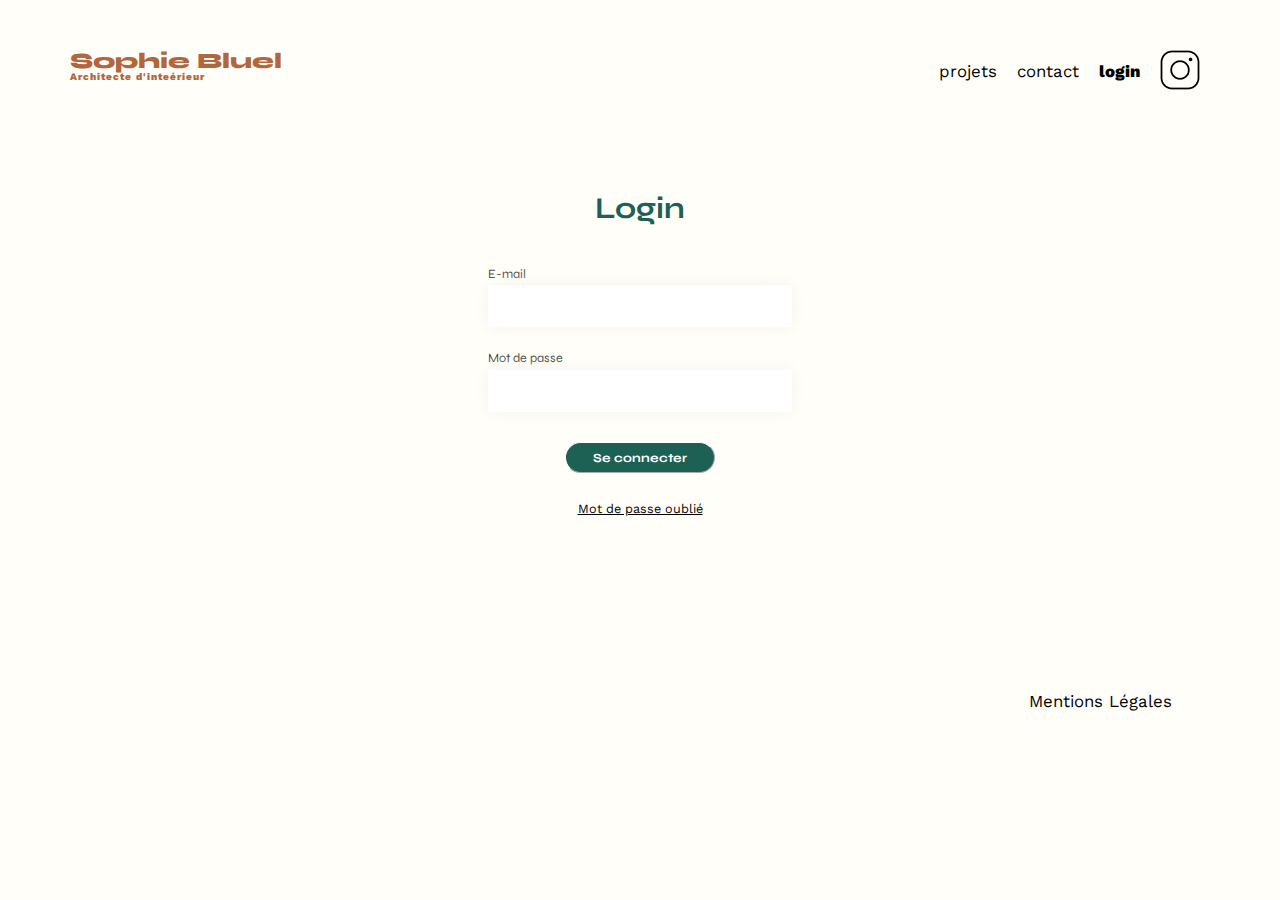
<file: FrontEnd/login.html>
<!-- HTML LOGIN -->
<!DOCTYPE html>
<html lang="fr">
   <head>
      <meta charset="UTF-8">
      <title>Login</title>
      <meta name="viewport" content="width=device-width, initial-scale=1.0">
      <link rel="preconnect" href="https://fonts.googleapis.com">
      <link rel="preconnect" href="https://fonts.gstatic.com" crossorigin>
      <link href="https://fonts.googleapis.com/css2?family=Syne:wght@700;800&family=Work+Sans&display=swap" rel="stylesheet">
      <meta name="description" content="">
      <!-- ROUTE VERS CSS -->
      <link rel="stylesheet" href="./assets/CSS/style.css">
   </head>
   <body>
      <header>
         <h1>Sophie Bluel <span>Architecte d'inteérieur</span></h1>
         <nav>
            <ul>
               <a href="index.html">projets</a>
               <a href="index.html#contact">contact</a>
               <a href="login.html" id="log-btn">login</a>
               <li><img src="./assets/icons/instagram.png" alt="Instagram"></li>
            </ul>
         </nav>
      </header>
      <main>
         <section id="connexion">
            <h2>Login</h2>
            <!-- FORMULAIRE DE CONNEXION -->
            <form class="loginForm" action="#" method="#">
               <div class="connexionForm">
                  <label for="email">E-mail</label>
                  <input type="email" name="email" id="email" required>
               </div>
               <div class="connexionForm">
                  <label for="password">Mot de passe</label>
                  <input type="password" name="password" id="password" required>
               </div>
               <input class="submitBtn" type="submit" id="submitUserInfo" value="Se connecter">
               <div class="LoginMdpError"></div>
               <a href="#">Mot de passe oublié</a>
            </form>
         </section>
      </main>
      <footer>
         <nav>
            <ul>
               <li>Mentions Légales</li>
            </ul>
         </nav>
      </footer>
   </body>
   <!-- ROUTE VERS JAVASCRIPT -->
   <script src="./assets/Script/login.js"></script>
</html>
</file>
<file: FrontEnd/assets/CSS/style.css>
/* http://meyerweb.com/eric/tools/css/reset/
   v2.0 | 20110126
   License: none (public domain)
*/

html, body, div, span, applet, object, iframe,
h1, h2, h3, h4, h5, h6, p, blockquote, pre,
a, abbr, acronym, address, big, cite, code,
del, dfn, em, img, ins, kbd, q, s, samp,
small, strike, strong, sub, sup, tt, var,
b, u, i, center,
dl, dt, dd, ol, ul, li,
fieldset, form, label, legend,
table, caption, tbody, tfoot, thead, tr, th, td,
article, aside, canvas, details, embed,
figure, figcaption, footer, header, hgroup,
menu, nav, output, ruby, section, summary,
time, mark, audio, video {
	margin: 0;
	padding: 0;
	border: 0;
	font-size: 100%;
	font: inherit;
	vertical-align: baseline;
}
/* HTML5 display-role reset for older browsers */
article, aside, details, figcaption, figure,
footer, header, hgroup, menu, nav, section {
	display: block;
}
body {
	line-height: 1;
}
ol, ul {
	list-style: none;
}
blockquote, q {
	quotes: none;
}
blockquote:before, blockquote:after,
q:before, q:after {
	content: '';
	content: none;
}
table {
	border-collapse: collapse;
	border-spacing: 0;
}
/** end reset css**/
body {
	max-width: 1140px;
	margin:auto;
	font-family: 'Work Sans' ;
	font-size: 14px;
}
header {
	display: flex;
	justify-content: space-between;
	margin: 50px 0
}
section {
	margin: 50px 0
}

h1 {
	display: flex;
	flex-direction: column;
	font-family: 'Syne';
	font-size: 22px;
	font-weight: 800;
	color: #B1663C
}

h1 > span {
	font-family: 'Work Sans';
	font-size:10px;
	letter-spacing: 0.1em;
;
}

h2 {
	font-family: 'Syne';
	font-weight: 700;
	font-size: 30px;
	color: #1D6154
}
nav ul {
	display: flex;
	align-items: center;
	list-style-type: none;

}
nav li,a {
	padding: 0 10px;
	font-size: 1.2em;
	text-decoration: none;
	color: black;
}

ul a:hover {
	color: #B1663C;
}


#introduction {
	display: flex;
	align-items: center;
}
#introduction figure {
	flex: 1
}
#introduction img {
	display: block;
	margin: auto;
	width: 80%;
}

#introduction article {
	flex: 1
}
#introduction h2 {
	margin-bottom: 1em;
}

#introduction p {
	margin-bottom: 0.5em;
}
#portfolio h2 {
	text-align: center;
	margin-bottom: 1em;
}
.gallery {
	width: 100%;
	display: grid;
	grid-template-columns: 1fr 1fr 1fr;
	grid-column-gap: 20px;
	grid-row-gap: 30px;
}

.gallery figure {
	width: 100%;
	height: 505px;
}

.gallery img {
	width: 100%;
	height: 100%;
	object-fit: cover;
}
#contact {
	width: 50%;
margin: auto;
}
#contact > * {
	text-align: center;

}
#contact h2 {
	margin-bottom: 20px;
}
#contact form {
	text-align: left;
	margin-top:30px;
	display: flex;
	flex-direction: column;
}

#contact input {
	height: 50px;
	font-size: 1.2em;
	border: none;
	box-shadow: 0px 4px 14px rgba(0, 0, 0, 0.09);
}
#contact label {
	margin: 2em 0 1em 0;
}
#contact textarea {
	border: none;
	box-shadow: 0px 4px 14px rgba(0, 0, 0, 0.09);
}

input[type="submit"] {
	font-family: 'Syne';
	font-weight: 700;
	color: white;
	background-color: #1D6154;
	margin : 2em auto ;
	width: 180px;
	text-align: center;
	border-radius: 60px ;
	cursor: pointer;
}

footer nav ul {
	display: flex;
	justify-content: flex-end;
	margin: 2em
}

/* filtre */

.filtre {
	display: flex;
	justify-content: center;
	margin-bottom: 30px;
}

.bouton-css {
	font-family: "Syne";
	padding: 10px 20px;
	margin: 0 15px;
	border: 1px solid #1D6154;
	border-radius: 25px;
	color: #1D6154;
	background-color: white;
	font-size: 16px;
	font-weight: 700;
	cursor: pointer;
	transition: all 0.5s ease;
}

.bouton-css:hover {
	cursor: pointer;
	background-color: #1D6154;
	color: white;
}

.bouton-css:focus, .bouton-css.selected {
	background-color: #1D6154;
	color: white;
}

button[autofocus] {
	outline: none;
}

/* login */

body {
	background-color: rgba(255,254,248,255);
}

#logout {
	display: none;
}

#login {
	display:block
}

#log-btn {
	font-weight: 800;
}

#connexion {
	display: flex;
	flex-direction: column;
	align-items: center;
	height: 450px;
	margin-top: 100px;

}

#connexion h2 {
	margin-bottom: 20px;
}

#connexion form {
	display: flex;
	flex-direction: column;
	align-items: center;
}

.connexionForm {
	display: flex;
	flex-direction: column;
	margin-top: 25px;
}

#connexion button {
	margin-top: 25px;
}

#email, #password {
	width: 300px;
	height: 40px;
	box-shadow: 0px 0px 15px rgba(244,243,237,255);
	border-width: 0px;
	
}

#connexion label {
	font-family: 'Syne';
	font-size: 0.9em;
	color: rgba(0, 0, 0, 0.756);
	margin-bottom: 5px;

}

#submitUserInfo {
	font-family: 'Syne';
	font-size: 0.9em;
	color: white;
	background-color: #1D6154;
	border-color: white;
	border-width: 1px;
	text-align: center;
	border-radius: 60px ;
	padding: 7px 25px 7px 25px;
	width: 150px;
	margin-top: 30px;
	cursor: pointer;
	transition: all 0.5s ease;
}

#submitUserInfo:hover {
	color: #1D6154;
	background-color: white;
	border: 1px solid #1D6154;
	transition: all 0.5s ease;
}


#connexion a {
	margin-top: 5px;
	font-size: 0.9em;
	text-decoration: underline;
}

/* admin */

#admin-logged {
	width: 100%;
	background-color: black;
	display: flex;
	align-items: center;
	justify-content: center;
	margin-top: 0px;
	height: 50px;
}

#admin-logged i {
	font-size: 1.1em;
	color: white;

}
#admin-logged p {
	color: white;
	margin-left: 5px;
}

#logo-edition {
	display: flex;
	align-items: baseline;
}

/* bouton modifier */

#portfolio-modify {
	display: flex;
	justify-content: center;
	align-items: baseline;
}

#portfolio-modify i {
	margin-left: 30px;
	font-size: 1.2em;
}

#modal-trigger:hover {
	text-decoration: underline;
}

/*Modal*/

#modal {
	display: none;
	position: fixed;
	z-index: 1;
	left: 0;
	top: 0;
	width: 100%;
	height: 100%;
	overflow: auto;
	
  }
  
  #modal-content {
	background-color: #fff;
	margin: 15% auto;
	padding: 20px;
	border: 1px solid #888;
	border-radius: 10px;
	width: 80%;
	max-width: 650px;
	text-align: center;
	position: relative;
	max-height: 670px;
	display: flex;
	flex-direction: column;
	align-items: center;
  }

  #modal-content h2{
	color: black;
	margin-top: 20px;
	font-weight: lighter;
  }


  #modal-close {
	position: absolute;
	top: 20px;
	right: 20px;
	width: 30px;
	height: 30px;
	cursor: pointer;
	background: none;
	border: none;
	padding: 0;
  }
  
  #modal-close i {
	font-size: 1.3em;
	display: block;
  }

  .gallery-modal {
	display: grid;
	grid-template-columns: repeat(5, 1fr);
	grid-template-rows: repeat(3, auto);
	grid-row-gap: 20px;
	grid-column-gap: 10px;
	margin: 40px 80px 0px 80px;
	padding-bottom: 30px;
	border-bottom: solid 2px #d0d0d0;
  }

  .gallery-modal figure {
    position: relative;
	height: 135px;
}
  
  .gallery-modal img {
	max-width: 100%;
	height: 100%;
	object-fit: cover;
  }

  #new-photo{
	font-family: 'Syne';
    font-weight: 700;
    color: white;
    background-color: #1D6154;
    padding: 10px 25px 10px 25px;
    width: 230px;
    text-align: center;
    border-radius: 60px;
	border-width: 0px;
    margin-top: 30px;
	cursor: pointer;
  }

  #delete-gallery {
	color: #e03232; 
	background-color: transparent; 
	border: none; 
	padding: 0; 
	font-size: inherit; 
	font-family: inherit; 
	cursor: pointer; 
	margin-top: 20px;
  }


.gallery-modal figure i {
    position: absolute;
    color: white;
    top: 3px;
    right: 3px;
    width: 15px;
    height: 15px;
    cursor: pointer;
    padding: 4px;
    background-color: black;
    border: none;
	border-radius: 5px;
}

/*modal form*/

#modal-photo {
	background-color: #fff;
	margin: 15% auto;
	padding: 20px;
	border: 1px solid #888;
	border-radius: 10px;
	width: 80%;
	max-width: 650px;
	text-align: center;
	position: relative;
	max-height: 660px;
	display: flex;
	flex-direction: column;
	align-items: center;
  }

  #modal-photo h2{
	color: black;
	margin-top: 20px;
	font-weight: lighter;
  }

  #modal-return {
	position: absolute;
	top: 20px;
	left: 20px;
	width: 30px;
	height: 30px;
	cursor: pointer;
	background: none;
	border: none;
	padding: 0;
  }

  #modal-return i {
	font-size: 1.3em;
	display: block;
  }

  #modal-photo-close {
	position: absolute;
	top: 20px;
	right: 20px;
	width: 30px;
	height: 30px;
	cursor: pointer;
	background: none;
	border: none;
	padding: 0;
  }

  #modal-photo-close i {
	font-size: 1.3em;
	display: block;
  }

  #modal-photo form{
	display: flex;
	flex-direction: column;
	padding: 30px 100px 30px 100px
  }

  #form-photo-div{
	height: 180px;
	display: flex;
	flex-direction: column;
	justify-content: center;
    align-items: center;
	background-color: #e8f1f6;
  }
  #form-photo-div i{
	font-size: 4.5em;
  }

  #label-image{
	padding: 13px 30px 13px 30px;
	background-color: #cbd6dc;
	border-radius: 25px;
	color: #376b89;
	margin-top: 17px;
	cursor: pointer;
  }

  #form-photo-div p {
	font-size: 0.9em;
	color: #575859;
	margin-top: 7px;
  }

  .modal-photo-input{
	display: flex;
	flex-direction: column;
	margin-top: 25px;
	align-items: start;
  }

  #modal-photo-category, #modal-photo-title{
	width: 100%;
    height: 37px;
    box-shadow: 0px 0px 15px rgb(233, 233, 228);
    border-width: 0px;
    margin-top: 10px;
	padding-left: 13px;
  }

  #barre-grise{
	padding-bottom: 45px;
	border-bottom: solid 2px #d0d0d0;
  }

  #modal-valider{
	font-family: 'Syne';
    font-weight: 700;
    color: white;
    background-color: #6f717099;
    padding: 10px 25px 10px 25px;
    width: 230px;
	border-width: 0px;
    text-align: center;
    border-radius: 60px;
    margin-top: 30px;
	cursor: pointer;
  }
</file>
